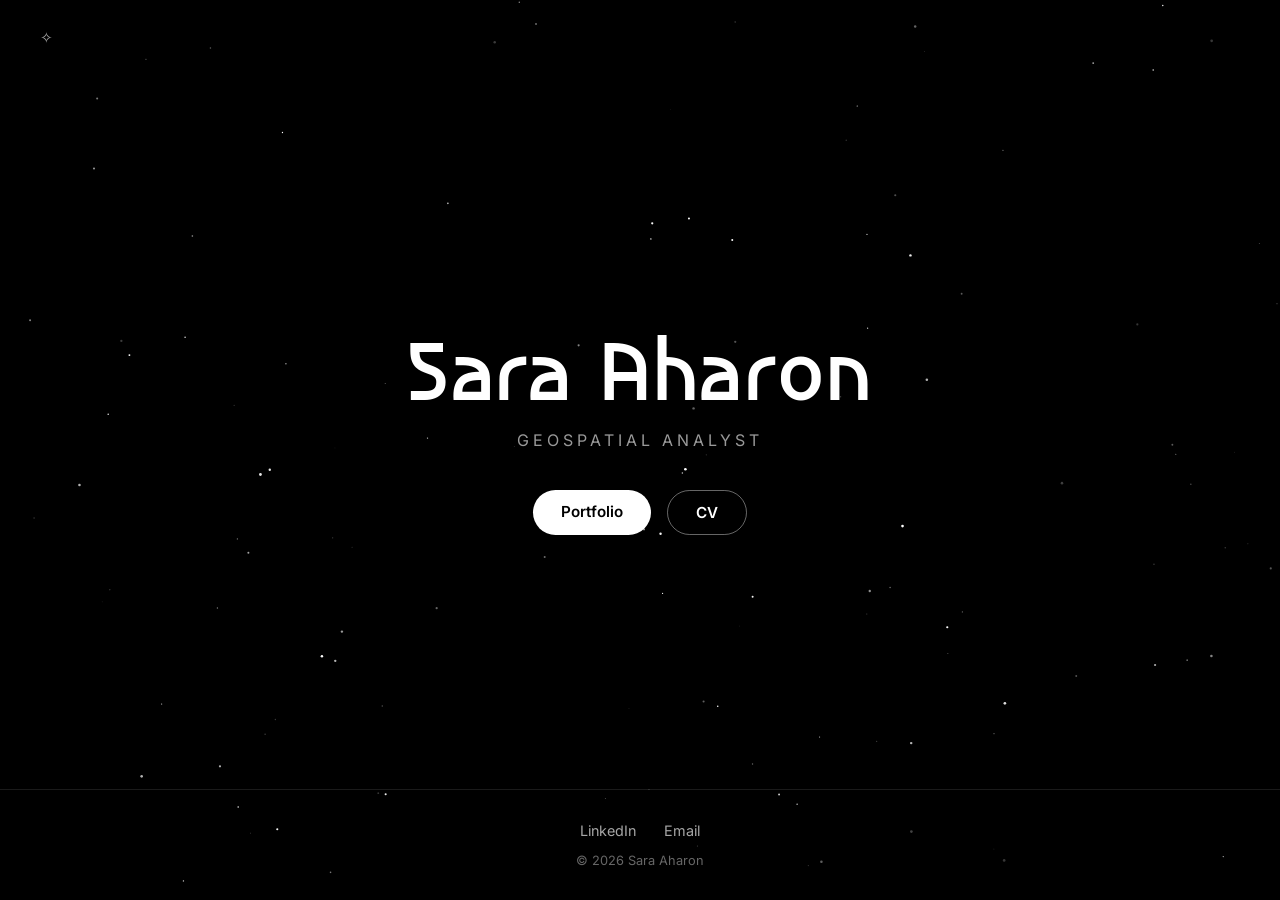
<file: index.html>
<!DOCTYPE html>
<html lang="en">
<head>
    <meta charset="UTF-8">
    <meta name="viewport" content="width=device-width, initial-scale=1.0">
    <title>Sara Aharon</title>

    <link rel="preconnect" href="https://fonts.googleapis.com">
    <link rel="preconnect" href="https://fonts.gstatic.com" crossorigin>
    <link href="https://fonts.googleapis.com/css2?family=Asimovian&family=Inter:wght@300;400;600;800&display=swap" rel="stylesheet">

    <style>
        * { margin: 0; padding: 0; box-sizing: border-box; }

        html, body { height: 100%; }

        body {
            background: #000;
            color: #fff;
            font-family: 'Inter', system-ui, sans-serif;
            display: flex;
            flex-direction: column;
            min-height: 100vh;
        }

        /* Stars */
        #stars {
            position: fixed;
            inset: 0;
            width: 100%;
            height: 100%;
            z-index: 0;
        }

        nav, .hero, footer { position: relative; z-index: 1; }

        /* Nav */
        nav {
            display: flex;
            justify-content: space-between;
            align-items: center;
            padding: 28px 40px;
        }
        nav .logo { font-weight: 600; letter-spacing: 0.04em; }
        nav ul { display: flex; gap: 28px; list-style: none; }
        nav a {
            color: rgba(255, 255, 255, 0.65);
            text-decoration: none;
            font-size: 0.95rem;
            transition: color 0.2s;
        }
        nav a:hover { color: #fff; }

        /* Hero */
        .hero {
            flex: 1;
            display: flex;
            align-items: center;
            justify-content: center;
            text-align: center;
            padding: 0 24px;
        }
        h1 {
            font-family: 'Asimovian', 'Inter', system-ui, sans-serif;
            font-size: clamp(2.5rem, 7vw, 5rem);
            font-weight: 400;
            line-height: 1.05;
            letter-spacing: 0.02em;
            margin-bottom: 16px;
        }
        .subtitle {
            font-family: 'Inter', system-ui, sans-serif;
            font-size: clamp(0.85rem, 1.5vw, 1rem);
            font-weight: 400;
            letter-spacing: 0.25em;
            color: rgba(255, 255, 255, 0.6);
            text-transform: uppercase;
            margin-bottom: 40px;
        }
        .buttons { display: flex; gap: 16px; justify-content: center; flex-wrap: wrap; }
        .buttons a {
            padding: 12px 28px;
            border-radius: 999px;
            text-decoration: none;
            font-weight: 600;
            font-size: 0.95rem;
            transition: transform 0.2s, background 0.2s;
        }
        .buttons a:hover { transform: translateY(-2px); }
        .primary { background: #fff; color: #000; }
        .secondary { border: 1px solid rgba(255, 255, 255, 0.4); color: #fff; }
        .secondary:hover { background: rgba(255, 255, 255, 0.1); }

        /* Footer */
        footer {
            padding: 32px 24px;
            text-align: center;
            border-top: 1px solid rgba(255, 255, 255, 0.1);
        }
        .footer-links {
            display: flex;
            justify-content: center;
            gap: 28px;
            flex-wrap: wrap;
            margin-bottom: 14px;
        }
        .footer-links a {
            color: rgba(255, 255, 255, 0.65);
            text-decoration: none;
            font-size: 0.9rem;
            transition: color 0.2s;
        }
        .footer-links a:hover { color: #fff; }
        .copyright { font-size: 0.8rem; color: rgba(255, 255, 255, 0.4); }

        @media (max-width: 600px) {
            nav { padding: 20px; }
            nav ul { gap: 18px; }
        }
    </style>
</head>

<body class="home">

<canvas id="stars" aria-hidden="true"></canvas>

<nav>
    <a class="logo" href="index.html">✧</a>
</nav>

<section class="hero">
    <div class="hero-content">
        <h1>Sara Aharon</h1>
        <p class="subtitle">Geospatial Analyst</p>
        <div class="buttons">
            <a href="/projects.html" class="primary">Portfolio</a>
            <a href="assets/files/Sara_Aharon_CV_nov26.pdf" class="secondary" target="_blank">CV</a>
        </div>
    </div>
</section>

<footer>
    <div class="container">
        <div class="footer-links">
            <a href="https://www.linkedin.com/in/saraaharon/" target="_blank">LinkedIn</a>
            <a href="mailto:sara.aharon@yahoo.com">Email</a>
        </div>
        <p class="copyright">© 2026 Sara Aharon</p>
    </div>
</footer>

<script>
    (function () {
        const canvas = document.getElementById('stars');
        const ctx = canvas.getContext('2d');
        const reduceMotion = window.matchMedia('(prefers-reduced-motion: reduce)').matches;
        let stars = [];
        let w, h;

        function init() {
            const dpr = window.devicePixelRatio || 1;
            w = window.innerWidth;
            h = window.innerHeight;
            canvas.width = w * dpr;
            canvas.height = h * dpr;
            ctx.setTransform(dpr, 0, 0, dpr, 0, 0);

            const count = Math.round((w * h) / 9000);
            stars = Array.from({ length: count }, () => ({
                x: Math.random() * w,
                y: Math.random() * h,
                r: Math.random() * 1.1 + 0.3,
                speed: Math.random() * 1.5 + 0.5,
                phase: Math.random() * Math.PI * 2
            }));
        }

        function draw(t) {
            ctx.clearRect(0, 0, w, h);
            for (const s of stars) {
                const a = reduceMotion ? 0.7 : 0.2 + 0.8 * (0.5 + 0.5 * Math.sin(t * 0.001 * s.speed + s.phase));
                ctx.globalAlpha = a;
                ctx.fillStyle = '#fff';
                ctx.beginPath();
                ctx.arc(s.x, s.y, s.r, 0, Math.PI * 2);
                ctx.fill();
            }
            if (!reduceMotion) requestAnimationFrame(draw);
        }

        window.addEventListener('resize', () => { init(); if (reduceMotion) draw(0); });
        init();
        requestAnimationFrame(draw);
    })();
</script>

</body>
</html>
</file>
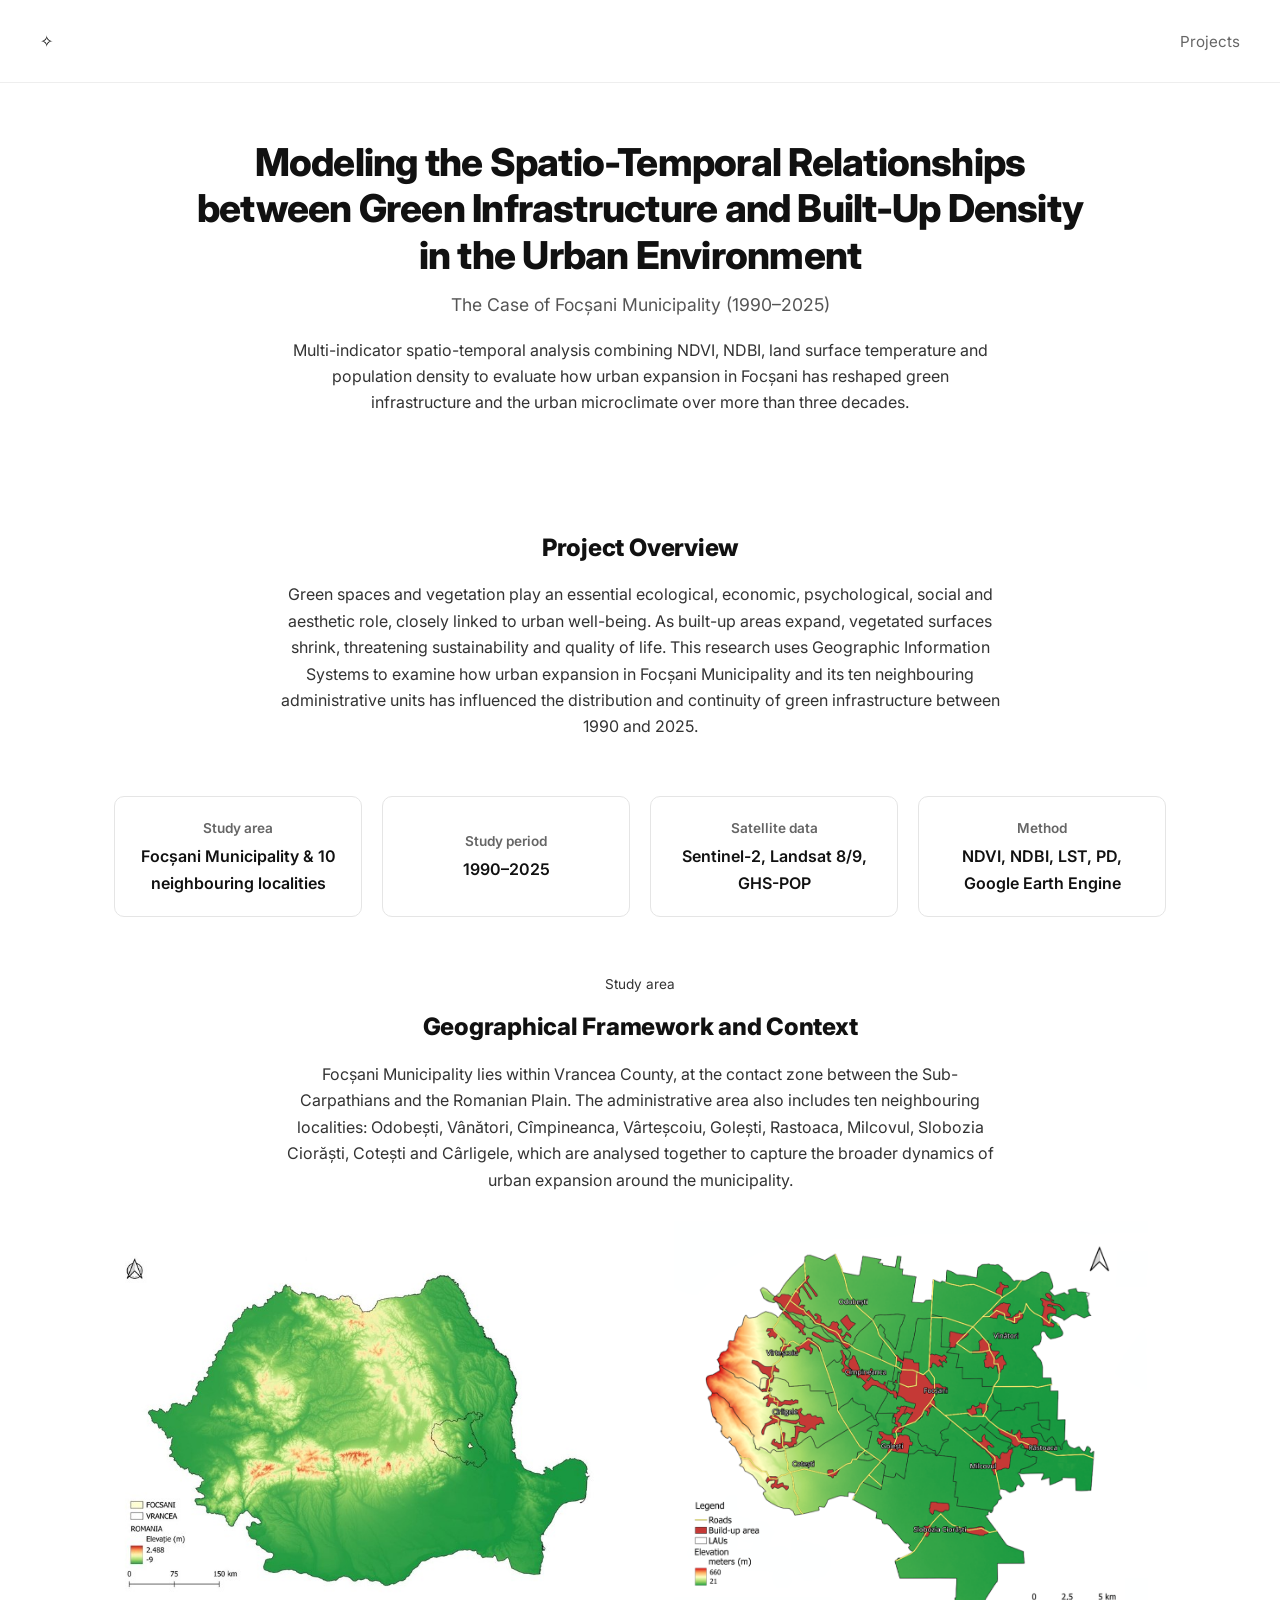
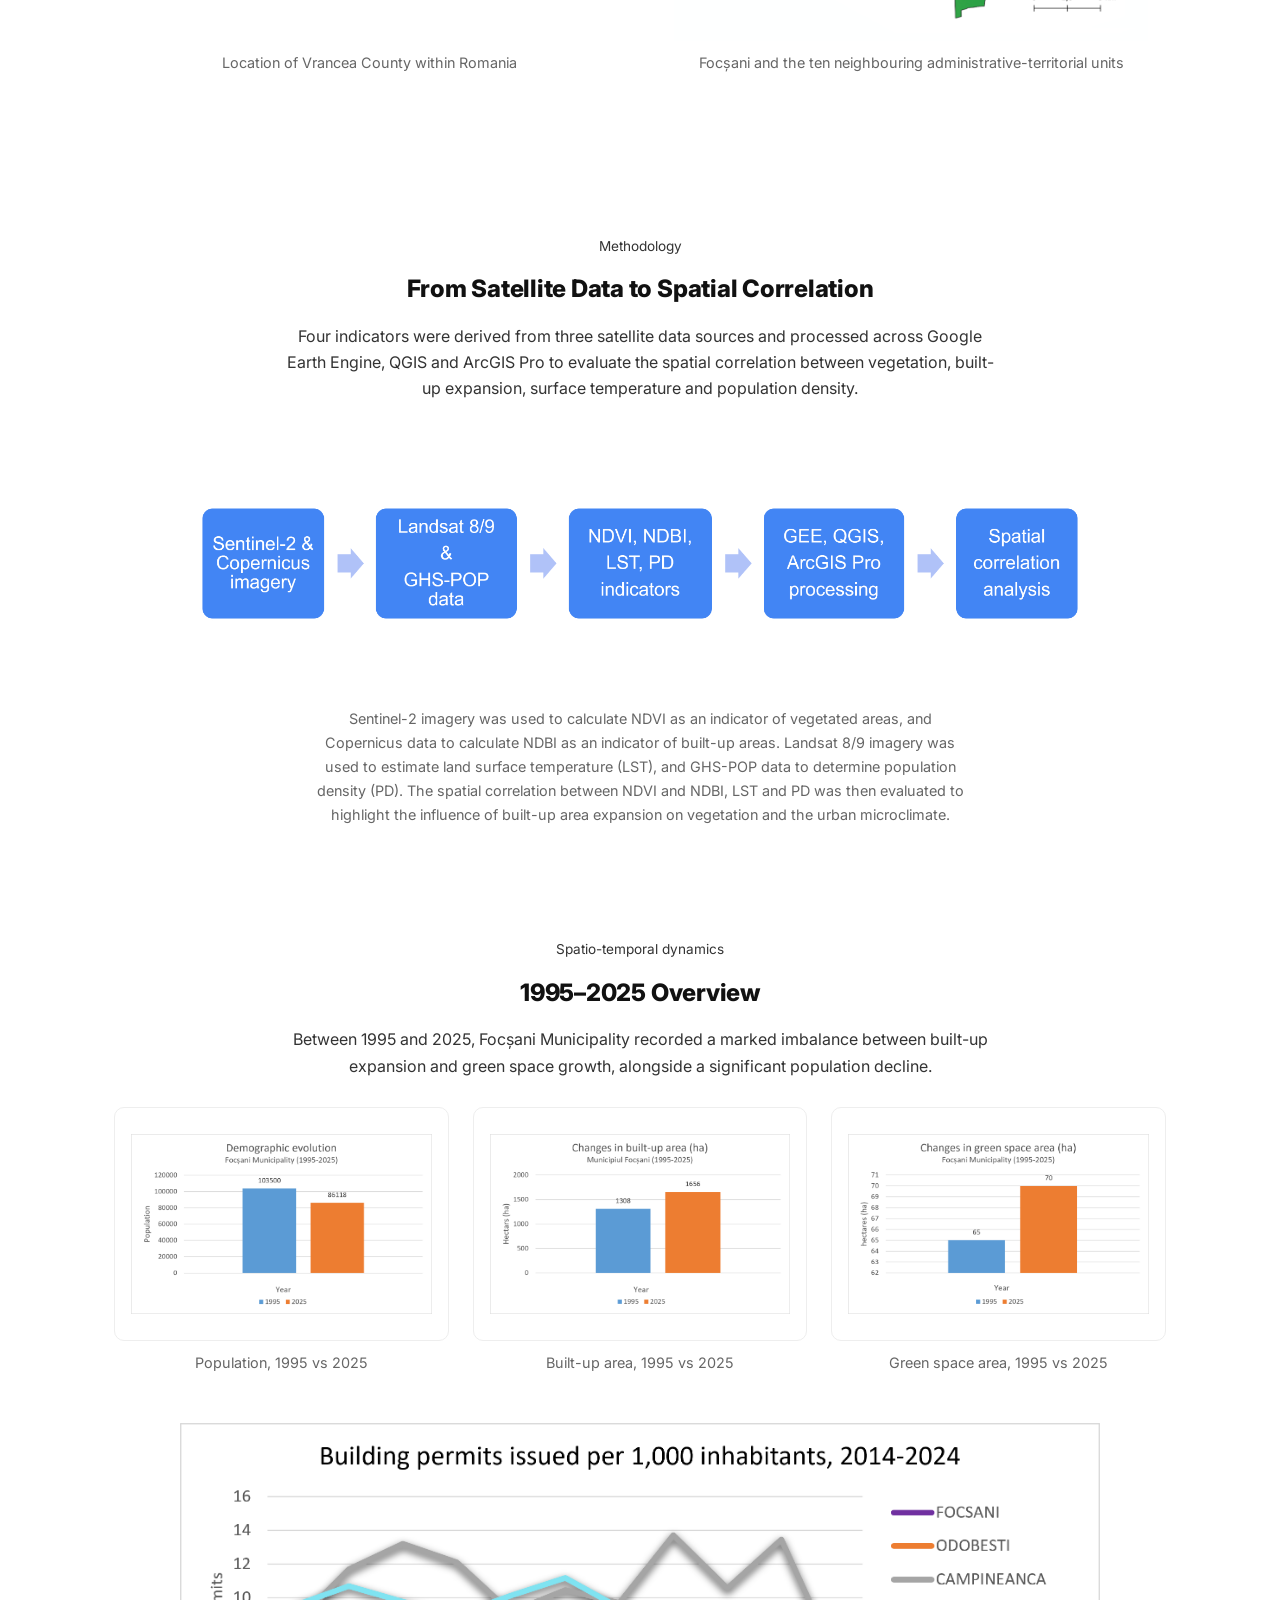
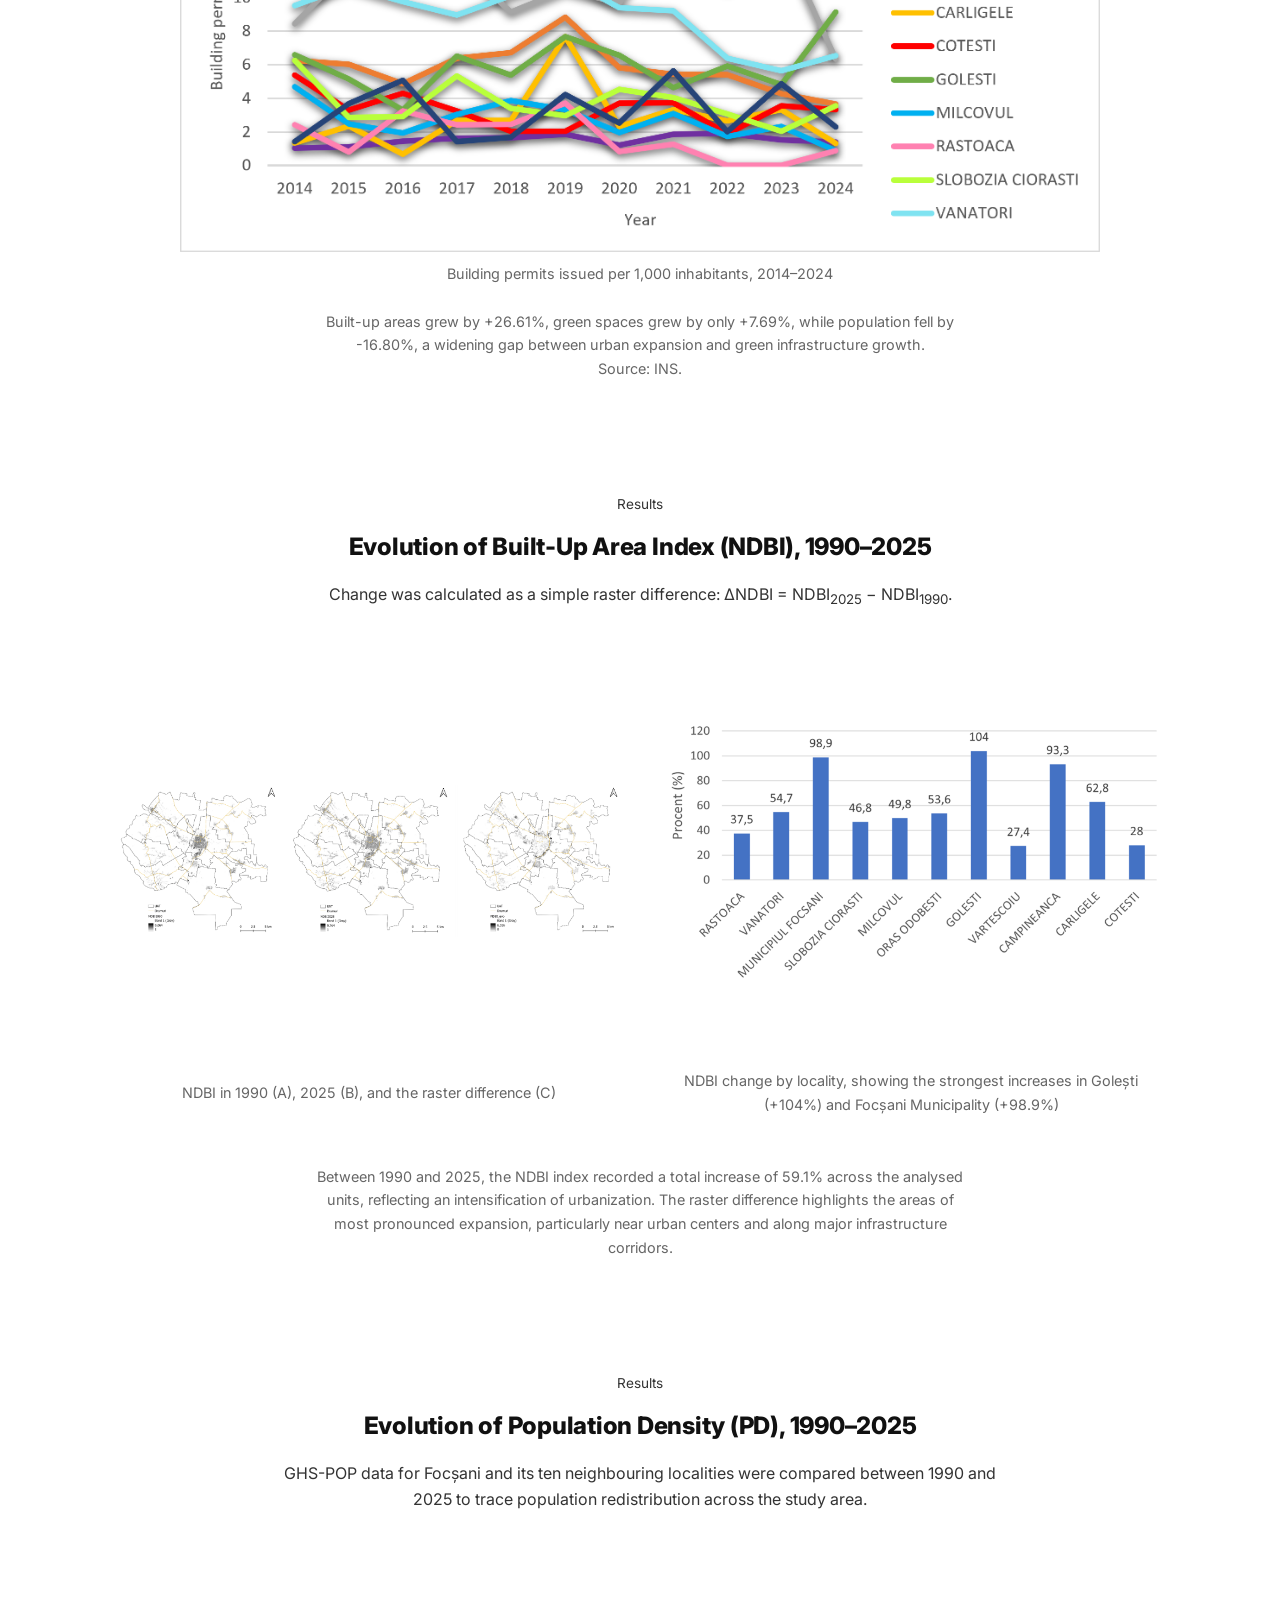
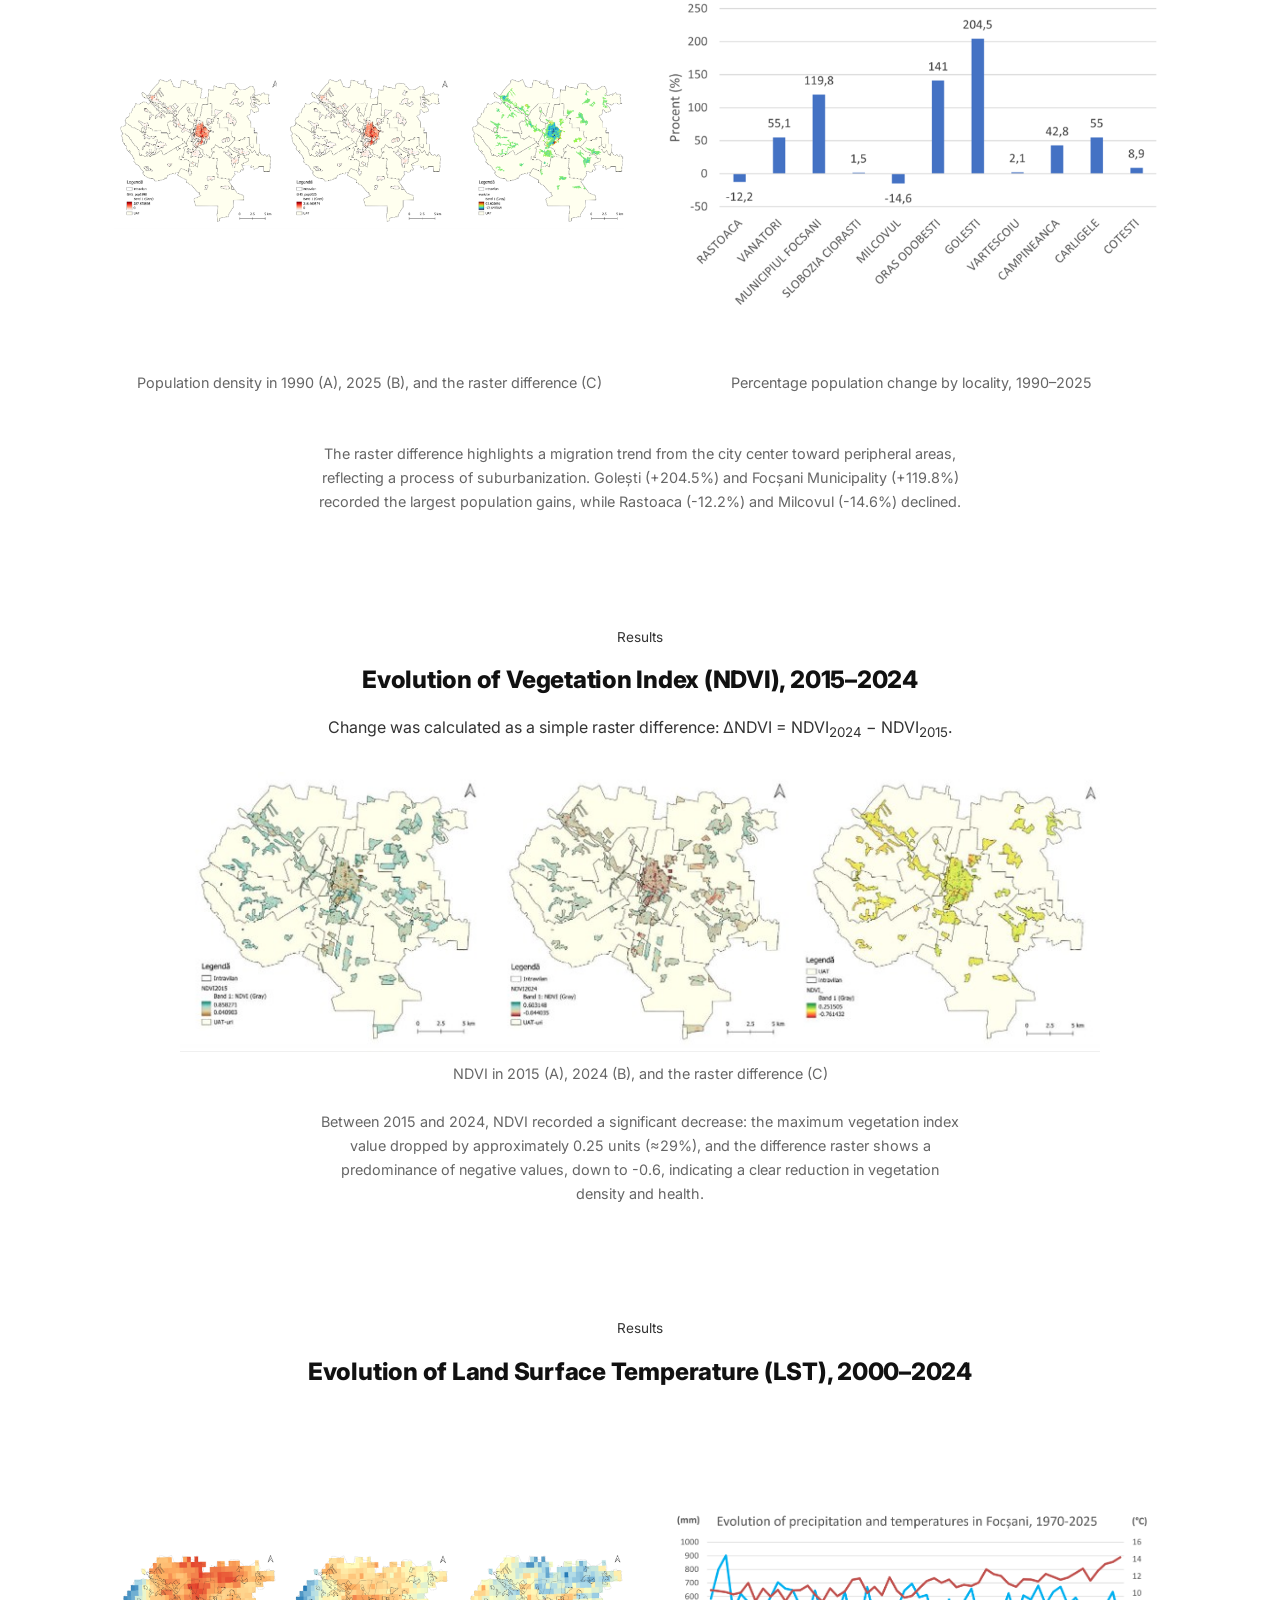
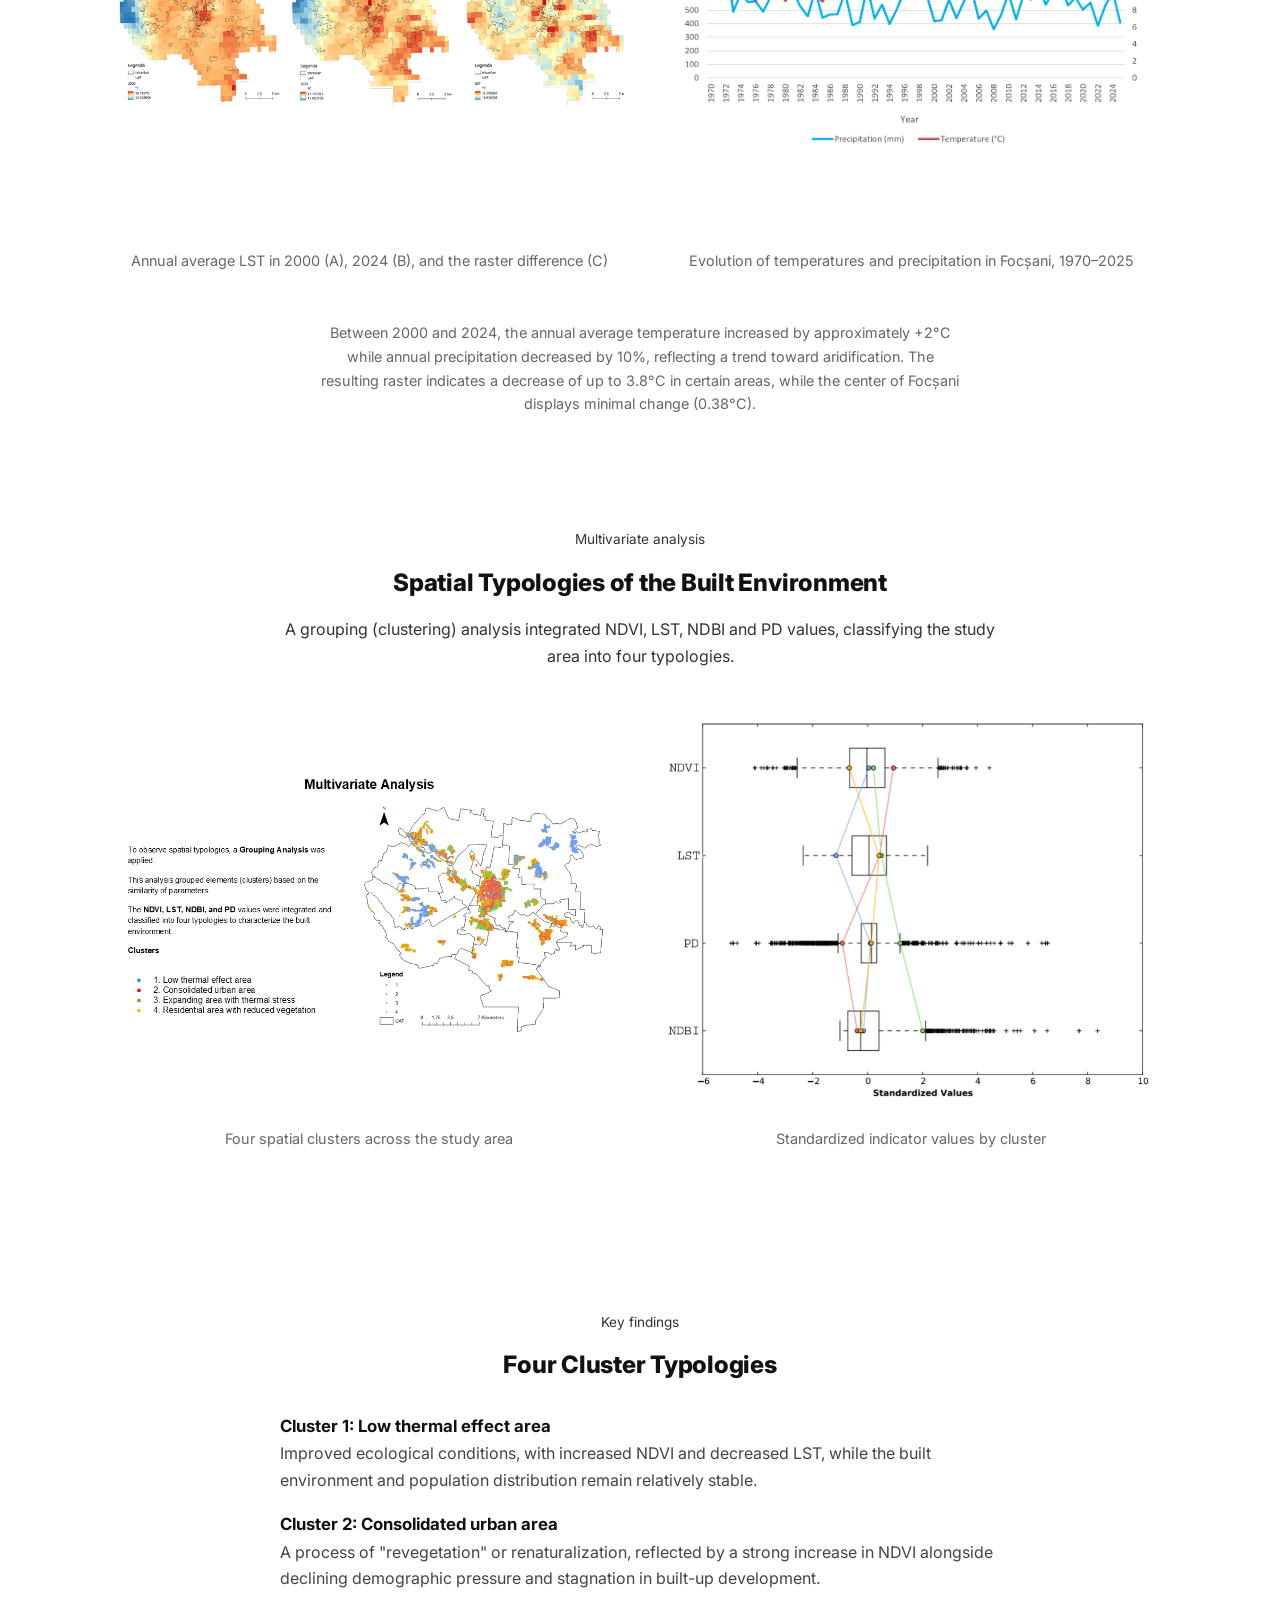
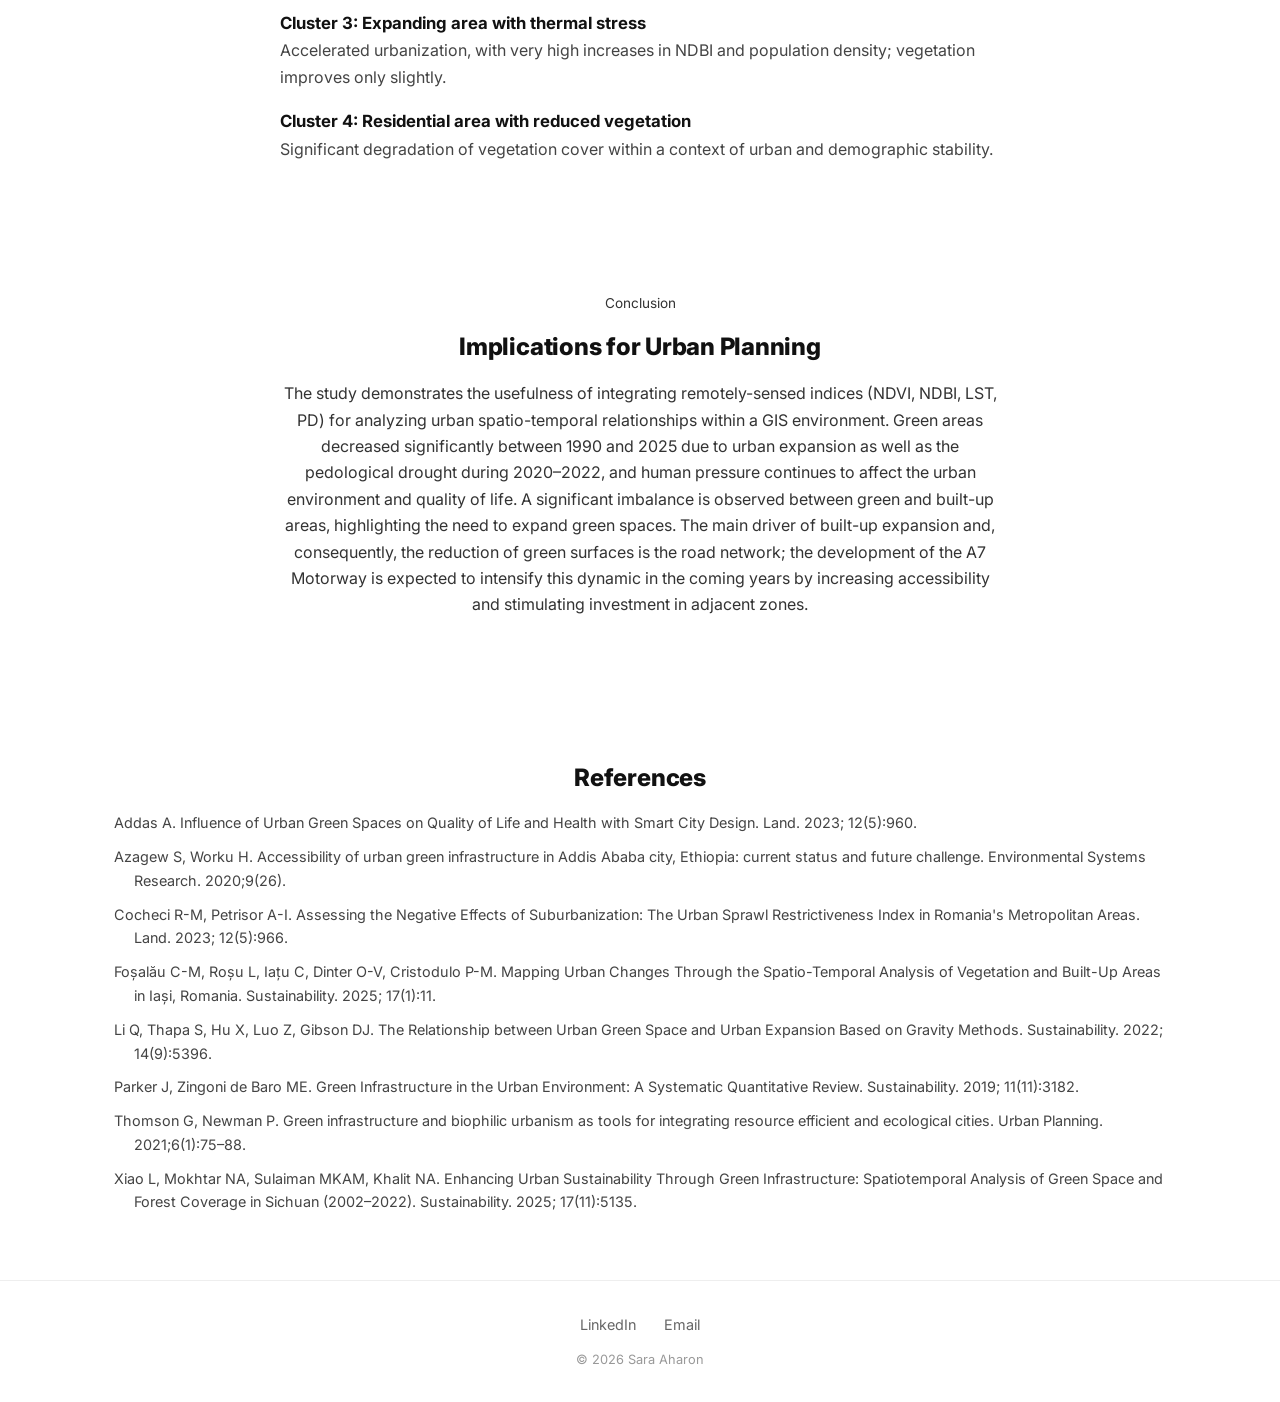
<file: focsani.html>
<!DOCTYPE html>
<html lang="en">
<head>
<meta charset="UTF-8">
<meta name="viewport" content="width=device-width, initial-scale=1.0">
<title>Focșani</title>
<link rel="preconnect" href="https://fonts.googleapis.com">
<link rel="preconnect" href="https://fonts.gstatic.com" crossorigin>
<link href="https://fonts.googleapis.com/css2?family=Inter:wght@300;400;600;800&display=swap" rel="stylesheet">
<style>
*{margin:0;padding:0;box-sizing:border-box}
body{background:#fff;color:#111;font-family:'Inter',system-ui,sans-serif;line-height:1.65}
a{color:inherit}
img{max-width:100%;height:auto;display:block;margin:0 auto}
.container{max-width:1100px;margin:0 auto;padding:0 24px;text-align:center}
nav{display:flex;justify-content:space-between;align-items:center;padding:28px 40px;border-bottom:1px solid #eee}
nav .logo{font-weight:600;letter-spacing:.04em;text-decoration:none}
nav ul{list-style:none}
nav ul a{text-decoration:none;color:#666;font-size:.95rem}
nav ul a:hover{color:#000}
section{padding:56px 0}
.alt{background:#fff}
.hero{padding-top:56px}
.hero .container{max-width:960px}
.label{font-size:.85rem;color:#666;margin-bottom:12px}
h1{font-size:clamp(1.8rem,3.5vw,2.4rem);font-weight:800;line-height:1.2;letter-spacing:-.02em;margin-bottom:12px}
h2{font-size:1.5rem;font-weight:800;letter-spacing:-.01em;margin-bottom:14px}
h3{font-size:.85rem;font-weight:600;color:#666}
.sub{font-size:1.1rem;color:#555;margin-bottom:18px}
.lead,.heading p,.caption{max-width:72ch;margin-left:auto;margin-right:auto;color:#333}
.hero-grid{display:block;text-align:center;max-width:860px;margin:0 auto}
.hero-text .lead{margin-left:auto;margin-right:auto}
.hero-media{display:grid;grid-template-columns:1fr 1fr;gap:16px}
.hero-media img{width:100%;height:200px;object-fit:cover}
.buttons{display:flex;gap:12px;flex-wrap:wrap;margin:24px 0 0;justify-content:center}
.buttons a{padding:11px 26px;border-radius:999px;text-decoration:none;font-weight:600;font-size:.95rem;border:1px solid #111}
.primary{background:#111;color:#fff}
.secondary:hover{background:#f2f2f2}
.facts{display:grid;grid-template-columns:repeat(auto-fit,minmax(200px,1fr));gap:20px;padding:0 24px;max-width:1100px;margin:0 auto;text-align:center}
.fact{border:1px solid #e5e5e5;border-radius:10px;padding:20px;background:#fff;display:flex;flex-direction:column;justify-content:center;align-items:center}
.fact p{font-weight:600;margin-top:4px}
.heading{margin-bottom:28px}
.grid2{display:grid;grid-template-columns:repeat(auto-fit,minmax(420px,1fr));gap:32px;margin-bottom:24px;align-items:center}
.grid3{display:grid;grid-template-columns:repeat(auto-fit,minmax(260px,1fr));gap:24px;margin-bottom:24px}
figure{margin-bottom:24px;min-width:0;width:100%}
figcaption,.caption{font-size:.9rem;color:#666;margin-top:10px}
.grid2 img{width:100%;height:420px;object-fit:contain;background:#fff;border-radius:6px}
.container>img{max-width:880px}
.table-fig img{max-width:920px;height:auto;object-fit:contain}
.frame{border:1px solid #eee;border-radius:10px;padding:16px;background:#fff}
.frame img{width:100%;height:200px;object-fit:contain}
.list,.refs{list-style:none;text-align:left}
.list{max-width:720px;margin:0 auto}
.list li{margin-bottom:18px;color:#444}
.list strong{display:block;font-size:1.05rem;color:#111}
.refs li{font-size:.9rem;color:#444;margin-bottom:10px;padding-left:20px;text-indent:-20px;overflow-wrap:anywhere}
footer{padding:32px 24px;text-align:center;border-top:1px solid #eee}
.footer-links{display:flex;justify-content:center;gap:28px;flex-wrap:wrap;margin-bottom:12px}
.footer-links a{color:#666;text-decoration:none;font-size:.9rem}
.footer-links a:hover{color:#000}
.copyright{font-size:.8rem;color:#999}

@media(max-width:760px){
nav{padding:16px 20px}
section{padding:36px 0}
.hero{padding-top:32px}
.container{padding:0 20px;text-align:left}
.hero-grid{text-align:left;gap:24px;grid-template-columns:1fr}
.hero-text .lead,.lead,.heading p,.caption{margin-left:0;margin-right:0}
.buttons{justify-content:flex-start}
figcaption{text-align:center}
.facts{grid-template-columns:1fr 1fr;padding:0 20px;text-align:left}
.fact{padding:14px;align-items:flex-start}
.grid2,.grid3{grid-template-columns:1fr;gap:16px;margin-bottom:8px}
.grid2 img{height:auto;max-height:none}
.photos img{aspect-ratio:4/3;object-fit:cover}
.frame img{height:auto;max-height:160px}
.hero-grid>img{max-width:240px;margin:0}
.hero-media img{height:130px}
.container>img,.table-fig img{max-width:100%}
.findings{gap:20px}
h2{font-size:1.25rem}
}
</style>
</head>
<body>

<nav>
  <a class="logo" href="index.html">✧</a>
  <ul><li><a href="projects.html">Projects</a></li></ul>
</nav>

<section class="hero">
  <div class="container hero-grid">
    <div class="hero-text">
      <h1>Modeling the Spatio-Temporal Relationships between Green Infrastructure and Built-Up Density in the Urban Environment</h1>
      <p class="sub">The Case of Focșani Municipality (1990–2025)</p>
      <p class="lead">Multi-indicator spatio-temporal analysis combining NDVI, NDBI, land surface temperature and population density to evaluate how urban expansion in Focșani has reshaped green infrastructure and the urban microclimate over more than three decades.</p>
    </div>
  </div>
</section>

<section>
  <div class="container">
    <h2>Project Overview</h2>
    <p class="lead">Green spaces and vegetation play an essential ecological, economic, psychological, social and aesthetic role, closely linked to urban well-being. As built-up areas expand, vegetated surfaces shrink, threatening sustainability and quality of life. This research uses Geographic Information Systems to examine how urban expansion in Focșani Municipality and its ten neighbouring administrative units has influenced the distribution and continuity of green infrastructure between 1990 and 2025.</p>
  </div>
</section>

<div class="facts">
  <div class="fact"><h3>Study area</h3><p>Focșani Municipality &amp; 10 neighbouring localities</p></div>
  <div class="fact"><h3>Study period</h3><p>1990–2025</p></div>
  <div class="fact"><h3>Satellite data</h3><p>Sentinel-2, Landsat 8/9, GHS-POP</p></div>
  <div class="fact"><h3>Method</h3><p>NDVI, NDBI, LST, PD, Google Earth Engine</p></div>
</div>

<section>
  <div class="container">
    <div class="heading">
      <p class="label">Study area</p>
      <h2>Geographical Framework and Context</h2>
      <p>Focșani Municipality lies within Vrancea County, at the contact zone between the Sub-Carpathians and the Romanian Plain. The administrative area also includes ten neighbouring localities: Odobești, Vânători, Cîmpineanca, Vârteșcoiu, Golești, Rastoaca, Milcovul, Slobozia Ciorăști, Cotești and Cârligele, which are analysed together to capture the broader dynamics of urban expansion around the municipality.</p>
    </div>
    <div class="grid2">
      <figure><img src="assets/images/focsani/romania2.jpg" alt="Elevation map of Romania showing the location of Vrancea County"><figcaption>Location of Vrancea County within Romania</figcaption></figure>
      <figure><img src="assets/images/focsani/focsani.png" alt="Map showing intravilan areas, roads and administrative units around Focșani"><figcaption>Focșani and the ten neighbouring administrative-territorial units</figcaption></figure>
    </div>
  </div>
</section>

<section class="alt">
  <div class="container">
    <div class="heading">
      <p class="label">Methodology</p>
      <h2>From Satellite Data to Spatial Correlation</h2>
      <p>Four indicators were derived from three satellite data sources and processed across Google Earth Engine, QGIS and ArcGIS Pro to evaluate the spatial correlation between vegetation, built-up expansion, surface temperature and population density.</p>
    </div>
    <img src="assets/images/focsani/method.png" alt="Methodology flowchart: Sentinel-2 and Copernicus imagery, Landsat 8/9 and GHS-POP data, NDVI/NDBI/LST/PD indicators, GEE/QGIS/ArcGIS Pro processing, spatial correlation analysis">
    <p class="caption">Sentinel-2 imagery was used to calculate NDVI as an indicator of vegetated areas, and Copernicus data to calculate NDBI as an indicator of built-up areas. Landsat 8/9 imagery was used to estimate land surface temperature (LST), and GHS-POP data to determine population density (PD). The spatial correlation between NDVI and NDBI, LST and PD was then evaluated to highlight the influence of built-up area expansion on vegetation and the urban microclimate.</p>
  </div>
</section>

<section>
  <div class="container">
    <div class="heading">
      <p class="label">Spatio-temporal dynamics</p>
      <h2>1995–2025 Overview</h2>
      <p>Between 1995 and 2025, Focșani Municipality recorded a marked imbalance between built-up expansion and green space growth, alongside a significant population decline.</p>
    </div>
    <div class="grid3">
      <figure><div class="frame"><img src="assets/images/focsani/pop-evo.png" alt="Bar chart of demographic evolution 1995-2025, from 103500 to 86118 inhabitants"></div><figcaption>Population, 1995 vs 2025</figcaption></figure>
      <figure><div class="frame"><img src="assets/images/focsani/build-up-area.png" alt="Bar chart of built-up area change 1995-2025, from 1308 to 1656 hectares"></div><figcaption>Built-up area, 1995 vs 2025</figcaption></figure>
      <figure><div class="frame"><img src="assets/images/focsani/green-spaces.png" alt="Bar chart of green space area change 1995-2025, from 65 to 70 hectares"></div><figcaption>Green space area, 1995 vs 2025</figcaption></figure>
    </div>
    <figure class="table-fig"><img src="assets/images/focsani/build-permits.png" alt="Line chart of building permits issued per 1000 inhabitants by locality, 2014-2024"><figcaption>Building permits issued per 1,000 inhabitants, 2014–2024</figcaption></figure>
    <p class="caption">Built-up areas grew by +26.61%, green spaces grew by only +7.69%, while population fell by -16.80%, a widening gap between urban expansion and green infrastructure growth.<br>Source: INS.</p>
  </div>
</section>

<section class="alt">
  <div class="container">
    <div class="heading">
      <p class="label">Results</p>
      <h2>Evolution of Built-Up Area Index (NDBI), 1990–2025</h2>
      <p>Change was calculated as a simple raster difference: ΔNDBI = NDBI<sub>2025</sub> − NDBI<sub>1990</sub>.</p>
    </div>
    <div class="grid2">
      <figure><img src="assets/images/focsani/NDBI-evo.png" alt="Three maps showing NDBI in 1990, 2025 and the raster difference"><figcaption>NDBI in 1990 (A), 2025 (B), and the raster difference (C)</figcaption></figure>
      <figure><img src="assets/images/focsani/ndbi-chart.png" alt="Bar chart of NDBI evolution by locality 1990-2025"><figcaption>NDBI change by locality, showing the strongest increases in Golești (+104%) and Focșani Municipality (+98.9%)</figcaption></figure>
    </div>
    <p class="caption">Between 1990 and 2025, the NDBI index recorded a total increase of 59.1% across the analysed units, reflecting an intensification of urbanization. The raster difference highlights the areas of most pronounced expansion, particularly near urban centers and along major infrastructure corridors.</p>
  </div>
</section>

<section>
  <div class="container">
    <div class="heading">
      <p class="label">Results</p>
      <h2>Evolution of Population Density (PD), 1990–2025</h2>
      <p>GHS-POP data for Focșani and its ten neighbouring localities were compared between 1990 and 2025 to trace population redistribution across the study area.</p>
    </div>
    <div class="grid2">
      <figure><img src="assets/images/focsani/PD-evo.png" alt="Three maps showing population density in 1990, 2025 and the raster difference"><figcaption>Population density in 1990 (A), 2025 (B), and the raster difference (C)</figcaption></figure>
      <figure><img src="assets/images/focsani/pd-chart.png" alt="Bar chart of percentage population change by locality 1990-2025"><figcaption>Percentage population change by locality, 1990–2025</figcaption></figure>
    </div>
    <p class="caption">The raster difference highlights a migration trend from the city center toward peripheral areas, reflecting a process of suburbanization. Golești (+204.5%) and Focșani Municipality (+119.8%) recorded the largest population gains, while Rastoaca (-12.2%) and Milcovul (-14.6%) declined.</p>
  </div>
</section>

<section class="alt">
  <div class="container">
    <div class="heading">
      <p class="label">Results</p>
      <h2>Evolution of Vegetation Index (NDVI), 2015–2024</h2>
      <p>Change was calculated as a simple raster difference: ΔNDVI = NDVI<sub>2024</sub> − NDVI<sub>2015</sub>.</p>
    </div>
    <figure class="table-fig"><img src="assets/images/focsani/NDVI-evo.jpg" alt="Three maps showing NDVI in 2015, 2024 and the raster difference"><figcaption>NDVI in 2015 (A), 2024 (B), and the raster difference (C)</figcaption></figure>
    <p class="caption">Between 2015 and 2024, NDVI recorded a significant decrease: the maximum vegetation index value dropped by approximately 0.25 units (≈29%), and the difference raster shows a predominance of negative values, down to -0.6, indicating a clear reduction in vegetation density and health.</p>
  </div>
</section>

<section>
  <div class="container">
    <div class="heading">
      <p class="label">Results</p>
      <h2>Evolution of Land Surface Temperature (LST), 2000–2024</h2>
    </div>
    <div class="grid2">
      <figure><img src="assets/images/focsani/LST-evo.png" alt="Three maps showing land surface temperature in 2000, 2024 and the raster difference"><figcaption>Annual average LST in 2000 (A), 2024 (B), and the raster difference (C)</figcaption></figure>
      <figure><img src="assets/images/focsani/precip-temp.png" alt="Line chart of temperature and precipitation evolution in Focsani 1970-2025"><figcaption>Evolution of temperatures and precipitation in Focșani, 1970–2025</figcaption></figure>
    </div>
    <p class="caption">Between 2000 and 2024, the annual average temperature increased by approximately +2°C while annual precipitation decreased by 10%, reflecting a trend toward aridification. The resulting raster indicates a decrease of up to 3.8°C in certain areas, while the center of Focșani displays minimal change (0.38°C).</p>
  </div>
</section>

<section class="alt">
  <div class="container">
    <div class="heading">
      <p class="label">Multivariate analysis</p>
      <h2>Spatial Typologies of the Built Environment</h2>
      <p>A grouping (clustering) analysis integrated NDVI, LST, NDBI and PD values, classifying the study area into four typologies.</p>
    </div>
    <div class="grid2">
      <figure><img src="assets/images/focsani/MVA.png" alt="Map of four spatial clusters across Focsani and neighbouring localities"><figcaption>Four spatial clusters across the study area</figcaption></figure>
      <figure><img src="assets/images/focsani/boxplot.png" alt="Boxplot of standardized NDVI, LST, PD and NDBI values by cluster"><figcaption>Standardized indicator values by cluster</figcaption></figure>
    </div>
  </div>
</section>

<section>
  <div class="container">
    <div class="heading">
      <p class="label">Key findings</p>
      <h2>Four Cluster Typologies</h2>
    </div>
    <ul class="list">
      <li><strong>Cluster 1: Low thermal effect area</strong>Improved ecological conditions, with increased NDVI and decreased LST, while the built environment and population distribution remain relatively stable.</li>
      <li><strong>Cluster 2: Consolidated urban area</strong>A process of "revegetation" or renaturalization, reflected by a strong increase in NDVI alongside declining demographic pressure and stagnation in built-up development.</li>
      <li><strong>Cluster 3: Expanding area with thermal stress</strong>Accelerated urbanization, with very high increases in NDBI and population density; vegetation improves only slightly.</li>
      <li><strong>Cluster 4: Residential area with reduced vegetation</strong>Significant degradation of vegetation cover within a context of urban and demographic stability.</li>
    </ul>
  </div>
</section>

<section class="alt">
  <div class="container">
    <div class="heading">
      <p class="label">Conclusion</p>
      <h2>Implications for Urban Planning</h2>
      <p>The study demonstrates the usefulness of integrating remotely-sensed indices (NDVI, NDBI, LST, PD) for analyzing urban spatio-temporal relationships within a GIS environment. Green areas decreased significantly between 1990 and 2025 due to urban expansion as well as the pedological drought during 2020–2022, and human pressure continues to affect the urban environment and quality of life. A significant imbalance is observed between green and built-up areas, highlighting the need to expand green spaces. The main driver of built-up expansion and, consequently, the reduction of green surfaces is the road network; the development of the A7 Motorway is expected to intensify this dynamic in the coming years by increasing accessibility and stimulating investment in adjacent zones.</p>
    </div>
  </div>
</section>

<section>
  <div class="container">
    <h2>References</h2>
    <ul class="refs">
      <li>Addas A. Influence of Urban Green Spaces on Quality of Life and Health with Smart City Design. Land. 2023; 12(5):960.</li>
      <li>Azagew S, Worku H. Accessibility of urban green infrastructure in Addis Ababa city, Ethiopia: current status and future challenge. Environmental Systems Research. 2020;9(26).</li>
      <li>Cocheci R-M, Petrisor A-I. Assessing the Negative Effects of Suburbanization: The Urban Sprawl Restrictiveness Index in Romania's Metropolitan Areas. Land. 2023; 12(5):966.</li>
      <li>Foșalău C-M, Roșu L, Iațu C, Dinter O-V, Cristodulo P-M. Mapping Urban Changes Through the Spatio-Temporal Analysis of Vegetation and Built-Up Areas in Iași, Romania. Sustainability. 2025; 17(1):11.</li>
      <li>Li Q, Thapa S, Hu X, Luo Z, Gibson DJ. The Relationship between Urban Green Space and Urban Expansion Based on Gravity Methods. Sustainability. 2022; 14(9):5396.</li>
      <li>Parker J, Zingoni de Baro ME. Green Infrastructure in the Urban Environment: A Systematic Quantitative Review. Sustainability. 2019; 11(11):3182.</li>
      <li>Thomson G, Newman P. Green infrastructure and biophilic urbanism as tools for integrating resource efficient and ecological cities. Urban Planning. 2021;6(1):75–88.</li>
      <li>Xiao L, Mokhtar NA, Sulaiman MKAM, Khalit NA. Enhancing Urban Sustainability Through Green Infrastructure: Spatiotemporal Analysis of Green Space and Forest Coverage in Sichuan (2002–2022). Sustainability. 2025; 17(11):5135.</li>
    </ul>
  </div>
</section>

<footer>
  <div class="footer-links">
    <a href="https://www.linkedin.com/in/saraaharon/" target="_blank">LinkedIn</a>
    <a href="mailto:sara.aharon@yahoo.com">Email</a>
  </div>
  <p class="copyright">© 2026 Sara Aharon</p>
</footer>

</body>
</html>
</file>
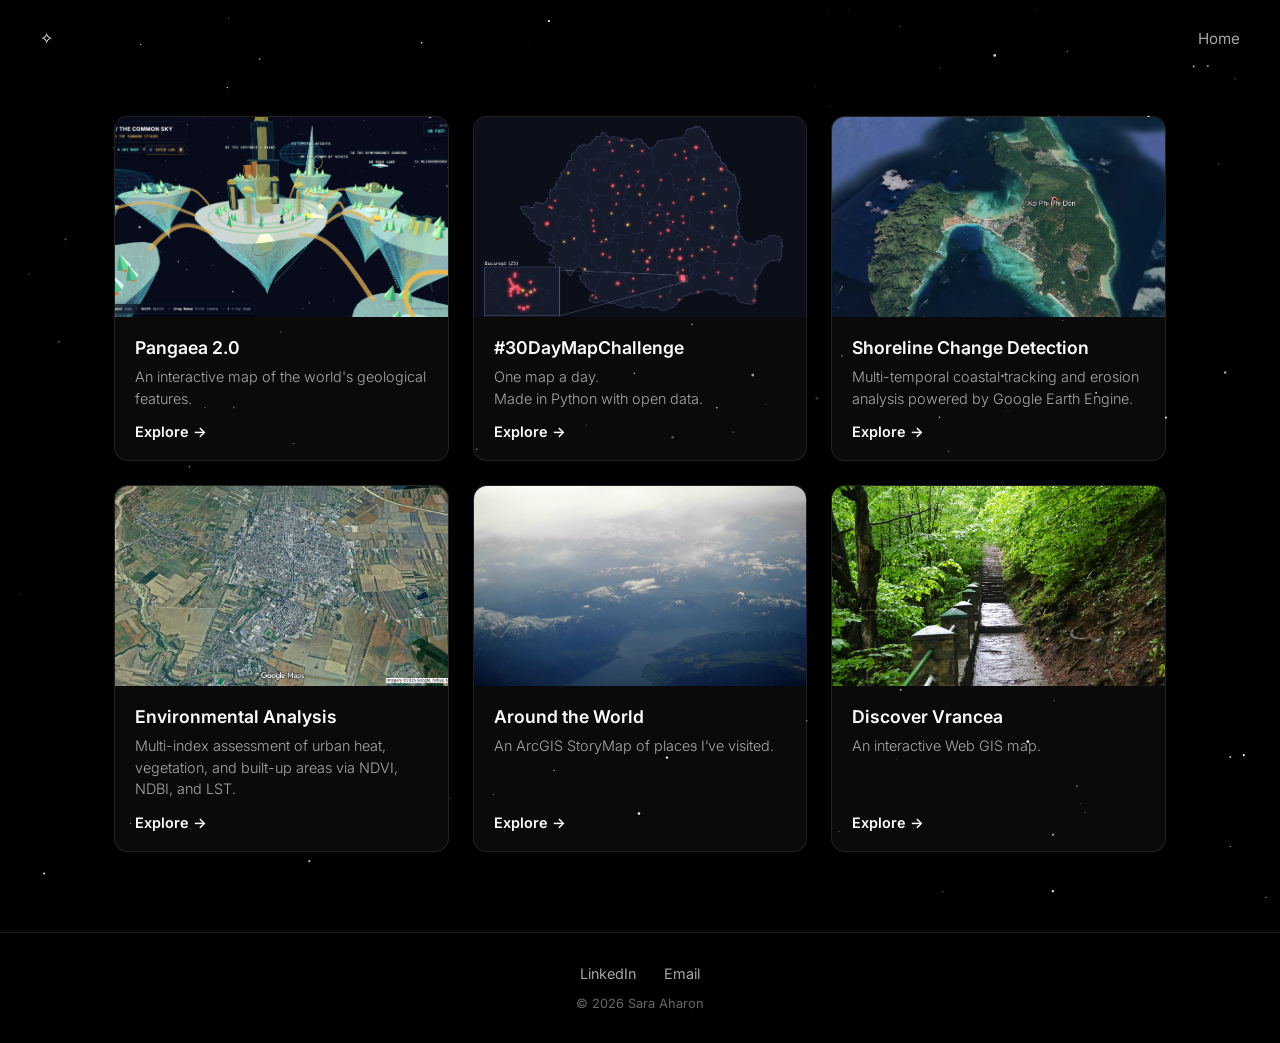
<file: projects.html>
<!DOCTYPE html>
<html lang="en">
<head>
    <meta charset="UTF-8">
    <meta name="viewport" content="width=device-width, initial-scale=1.0">
    <title>Portfolio</title>

    <link rel="preconnect" href="https://fonts.googleapis.com">
    <link rel="preconnect" href="https://fonts.gstatic.com" crossorigin>
    <link href="https://fonts.googleapis.com/css2?family=Inter:wght@300;400;600;800&display=swap" rel="stylesheet">

    <style>
        * { margin: 0; padding: 0; box-sizing: border-box; }

        body {
            background: #000;
            color: #fff;
            font-family: 'Inter', system-ui, sans-serif;
            display: flex;
            flex-direction: column;
            min-height: 100vh;
        }

        #stars {
            position: fixed;
            inset: 0;
            width: 100%;
            height: 100%;
            z-index: 0;
        }

        nav, main, footer { position: relative; z-index: 1; }

        /* Nav */
        nav {
            display: flex;
            justify-content: space-between;
            align-items: center;
            padding: 28px 40px;
        }
        nav .logo { font-weight: 600; letter-spacing: 0.04em; color: #fff; text-decoration: none; }
        nav ul { display: flex; gap: 28px; list-style: none; }
        nav ul a {
            color: rgba(255, 255, 255, 0.65);
            text-decoration: none;
            font-size: 0.95rem;
            transition: color 0.2s;
        }
        nav ul a:hover { color: #fff; }

        /* Main */
        main {
            flex: 1;
            width: 100%;
            max-width: 1100px;
            margin: 0 auto;
            padding: 40px 24px 80px;
        }
        h1 {
            font-size: clamp(2rem, 5vw, 3rem);
            font-weight: 800;
            letter-spacing: -0.02em;
            margin-bottom: 40px;
        }

        .projects-grid {
            display: grid;
            grid-template-columns: repeat(auto-fill, minmax(300px, 1fr));
            gap: 24px;
        }

        .project-card {
            background: rgba(255, 255, 255, 0.04);
            border: 1px solid rgba(255, 255, 255, 0.1);
            border-radius: 14px;
            overflow: hidden;
            display: flex;
            flex-direction: column;
            transition: transform 0.2s, border-color 0.2s;
        }
        .project-card:hover {
            transform: translateY(-4px);
            border-color: rgba(255, 255, 255, 0.35);
        }
        .project-card img {
            width: 100%;
            height: 200px;
            object-fit: cover;
            display: block;
        }
        .project-info {
            padding: 20px;
            display: flex;
            flex-direction: column;
            gap: 8px;
            flex: 1;
        }
        .project-info h3 { font-size: 1.1rem; font-weight: 600; }
        .project-info p {
            font-size: 0.9rem;
            font-weight: 300;
            line-height: 1.5;
            color: rgba(255, 255, 255, 0.65);
            flex: 1;
        }
        .explore-link {
            color: #fff;
            text-decoration: none;
            font-size: 0.9rem;
            font-weight: 600;
            margin-top: 6px;
        }
        .explore-link span { display: inline-block; transition: transform 0.2s; }
        .explore-link:hover span { transform: translateX(4px); }

        /* Footer */
        footer {
            padding: 32px 24px;
            text-align: center;
            border-top: 1px solid rgba(255, 255, 255, 0.1);
        }
        .footer-links {
            display: flex;
            justify-content: center;
            gap: 28px;
            flex-wrap: wrap;
            margin-bottom: 14px;
        }
        .footer-links a {
            color: rgba(255, 255, 255, 0.65);
            text-decoration: none;
            font-size: 0.9rem;
            transition: color 0.2s;
        }
        .footer-links a:hover { color: #fff; }
        .copyright { font-size: 0.8rem; color: rgba(255, 255, 255, 0.4); }

        @media (max-width: 600px) {
            nav { padding: 20px; }
        }
    </style>
</head>

<body>

<canvas id="stars" aria-hidden="true"></canvas>

<nav>
    <a href="index.html" class="logo">✧</a>
    <ul>
        <li><a href="index.html">Home</a></li>
    </ul>
</nav>

<main>
    <div class="projects-grid">

        <div class="project-card">
            <img src="assets/images/Pangaea2_0.png" alt="Pangaea 2.0">
            <div class="project-info">
                <h3>Pangaea 2.0</h3>
                <p>An interactive map of the world's geological features.</p>
                <a href="pangaea2_0.html" class="explore-link">Explore <span>&rarr;</span></a>
            </div>
        </div>

        <div class="project-card">
            <img src="assets/images/30days/day1_points_hospitals.png" alt="#30DayMapChallenge">
            <div class="project-info">
                <h3>#30DayMapChallenge</h3>
                <p>One map a day. 
                    <br>Made in Python with open data.</p>
                <a href="30days.html" class="explore-link">Explore <span>&rarr;</span></a>
            </div>
        </div>

        <div class="project-card">
            <img src="assets/images/kophiphi/kophiphi.png" alt="Ko Phi Phi Shoreline Analysis">
            <div class="project-info">
                <h3>Shoreline Change Detection</h3>
                <p>Multi-temporal coastal tracking and erosion analysis powered by Google Earth Engine.</p>
                <a href="ko-phi-phi-don.html" class="explore-link">Explore <span>&rarr;</span></a>
            </div>
        </div>

        <div class="project-card">
            <img src="assets/images/focsani/focsani2.png" alt="Focșani Green Infrastructure">
            <div class="project-info">
                <h3>Environmental Analysis</h3>
                <p>Multi-index assessment of urban heat, vegetation, and built-up areas via NDVI, NDBI, and LST.</p>
                <a href="focsani.html" class="explore-link">Explore <span>&rarr;</span></a>
            </div>
        </div>

        <div class="project-card">
            <img src="assets/images/projects/carpati.JPG" alt="Around the World StoryMap">
            <div class="project-info">
                <h3>Around the World</h3>
                <p>An ArcGIS StoryMap of places I’ve visited.</p>
                <a href="https://storymaps.arcgis.com/stories/781534feb46641ddb89057faf9895576" class="explore-link" target="_blank" rel="noopener">Explore <span>&rarr;</span></a>
            </div>
        </div>

        <div class="project-card">
            <img src="assets/images/projects/putna.JPG" alt="Discover Vrancea">
            <div class="project-info">
                <h3>Discover Vrancea</h3>
                <p>An interactive Web GIS map.</p>
                <a href="https://www.arcgis.com/apps/instant/basic/index.html?appid=a9924f11add347c3aaec921a47e7d7f3" class="explore-link" target="_blank" rel="noopener">Explore <span>&rarr;</span></a>
            </div>
        </div>

    </div>
</main>

<footer>
    <div class="container">
        <div class="footer-links">
            <a href="https://www.linkedin.com/in/saraaharon/" target="_blank">LinkedIn</a>
            <a href="mailto:sara.aharon@yahoo.com">Email</a>
        </div>
        <p class="copyright">© 2026 Sara Aharon</p>
    </div>
</footer>

<script>
    (function () {
        const canvas = document.getElementById('stars');
        const ctx = canvas.getContext('2d');
        const reduceMotion = window.matchMedia('(prefers-reduced-motion: reduce)').matches;
        let stars = [];
        let w, h;

        function init() {
            const dpr = window.devicePixelRatio || 1;
            w = window.innerWidth;
            h = window.innerHeight;
            canvas.width = w * dpr;
            canvas.height = h * dpr;
            ctx.setTransform(dpr, 0, 0, dpr, 0, 0);

            const count = Math.round((w * h) / 9000);
            stars = Array.from({ length: count }, () => ({
                x: Math.random() * w,
                y: Math.random() * h,
                r: Math.random() * 1.1 + 0.3,
                speed: Math.random() * 1.5 + 0.5,
                phase: Math.random() * Math.PI * 2
            }));
        }

        function draw(t) {
            ctx.clearRect(0, 0, w, h);
            for (const s of stars) {
                const a = reduceMotion ? 0.7 : 0.2 + 0.8 * (0.5 + 0.5 * Math.sin(t * 0.001 * s.speed + s.phase));
                ctx.globalAlpha = a;
                ctx.fillStyle = '#fff';
                ctx.beginPath();
                ctx.arc(s.x, s.y, s.r, 0, Math.PI * 2);
                ctx.fill();
            }
            if (!reduceMotion) requestAnimationFrame(draw);
        }

        window.addEventListener('resize', () => { init(); if (reduceMotion) draw(0); });
        init();
        requestAnimationFrame(draw);
    })();
</script>

</body>
</html>
</file>
